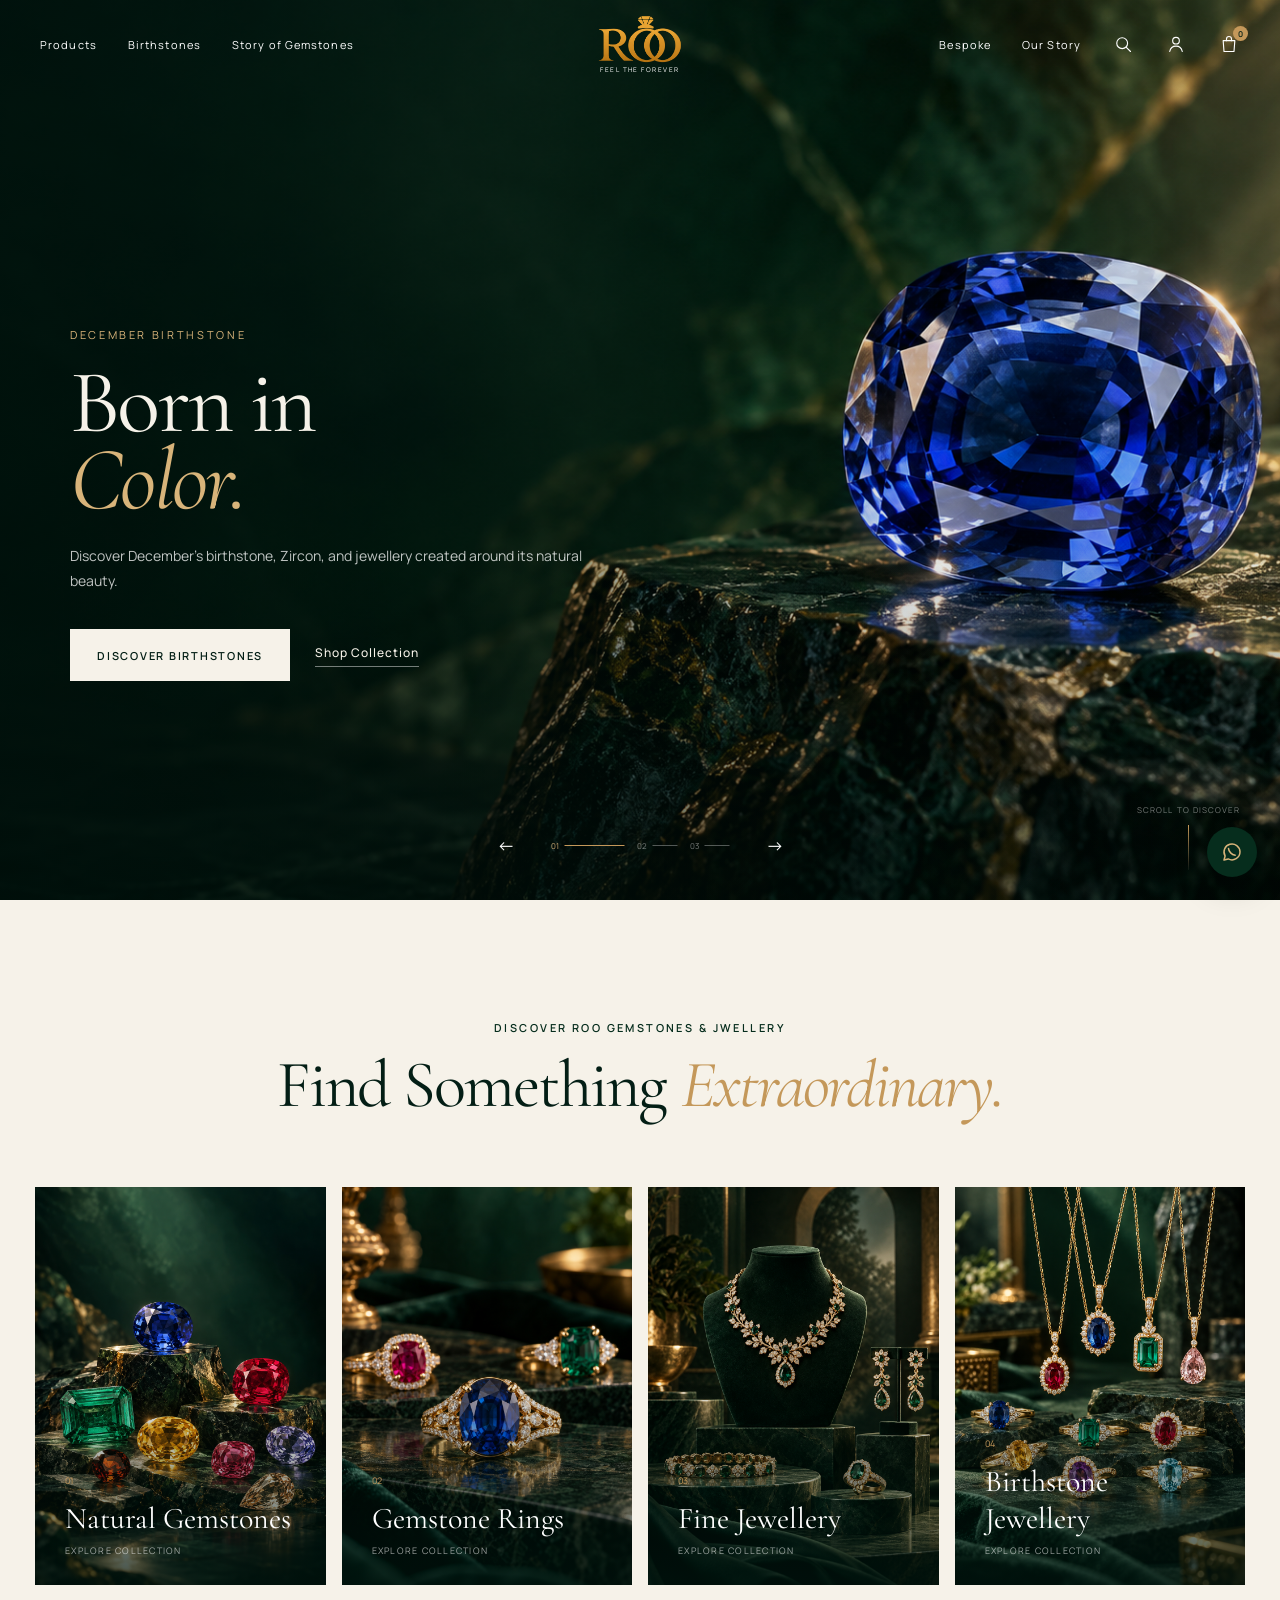
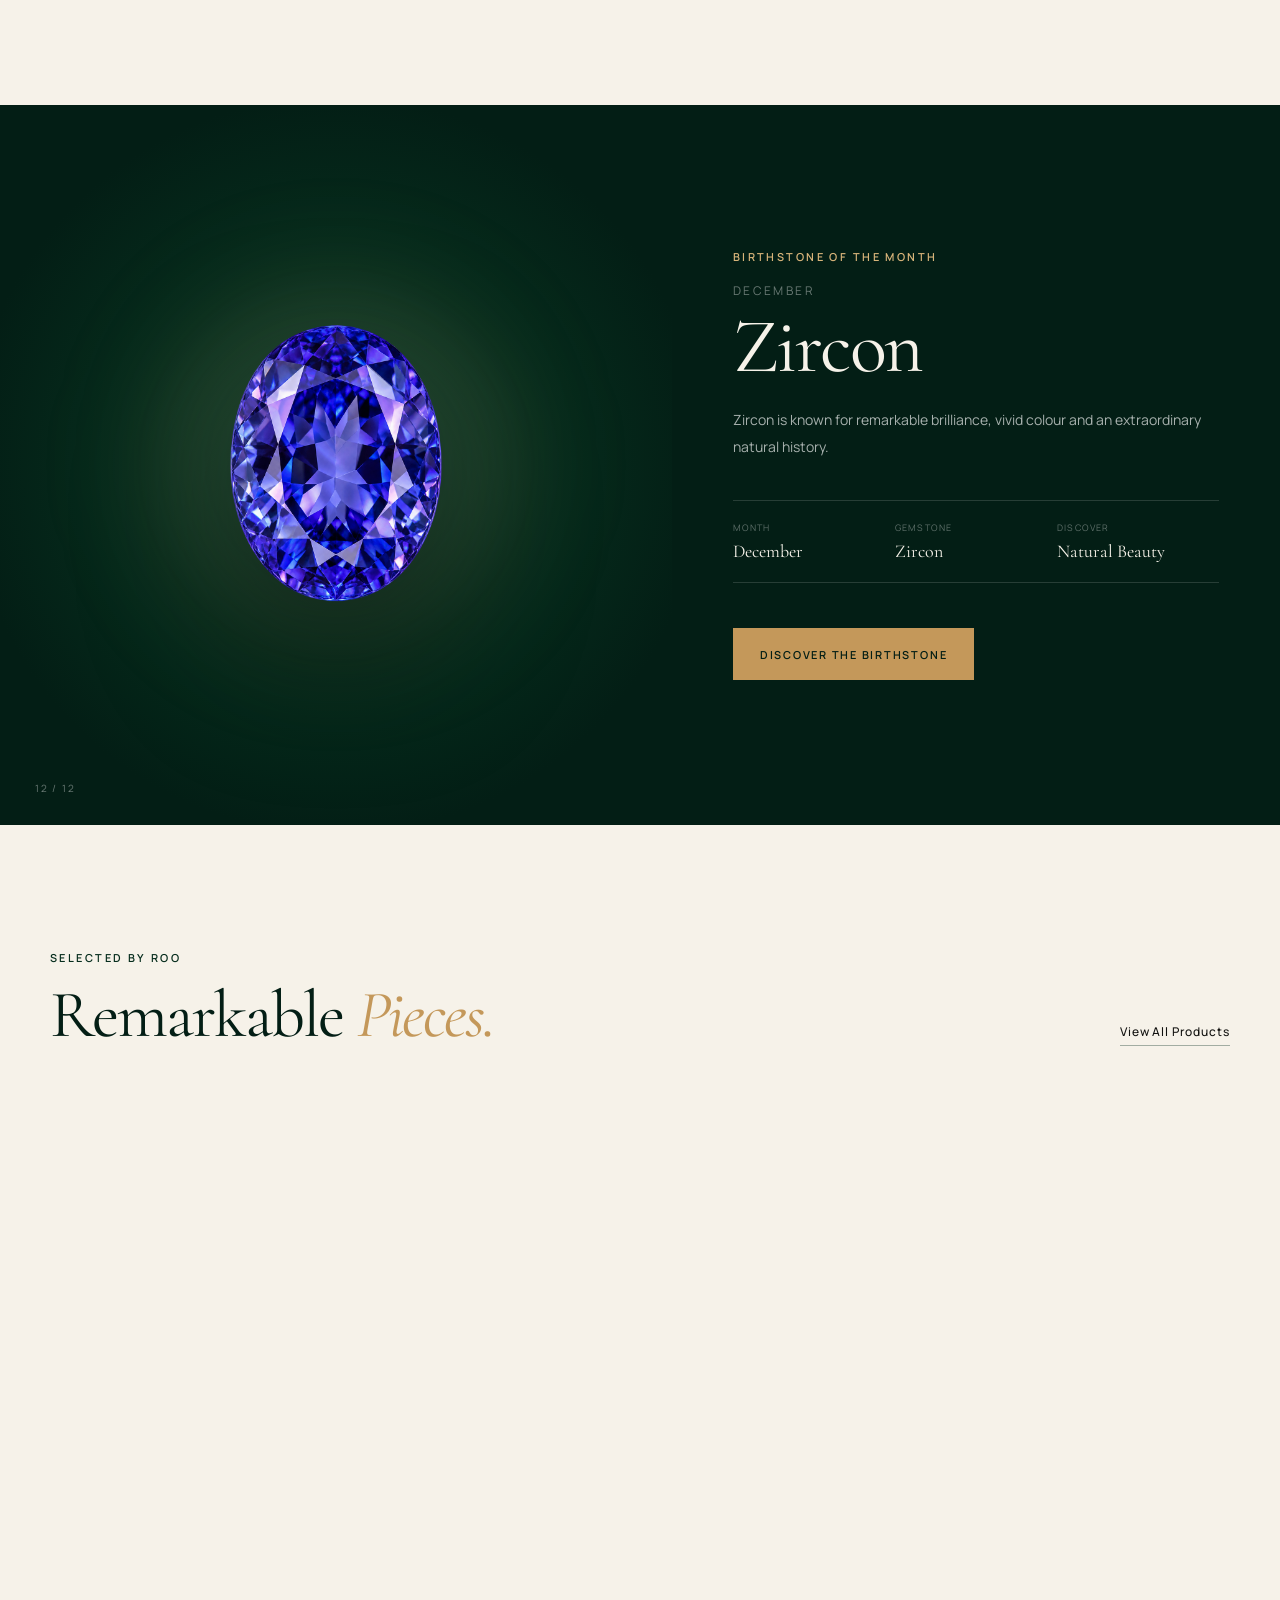
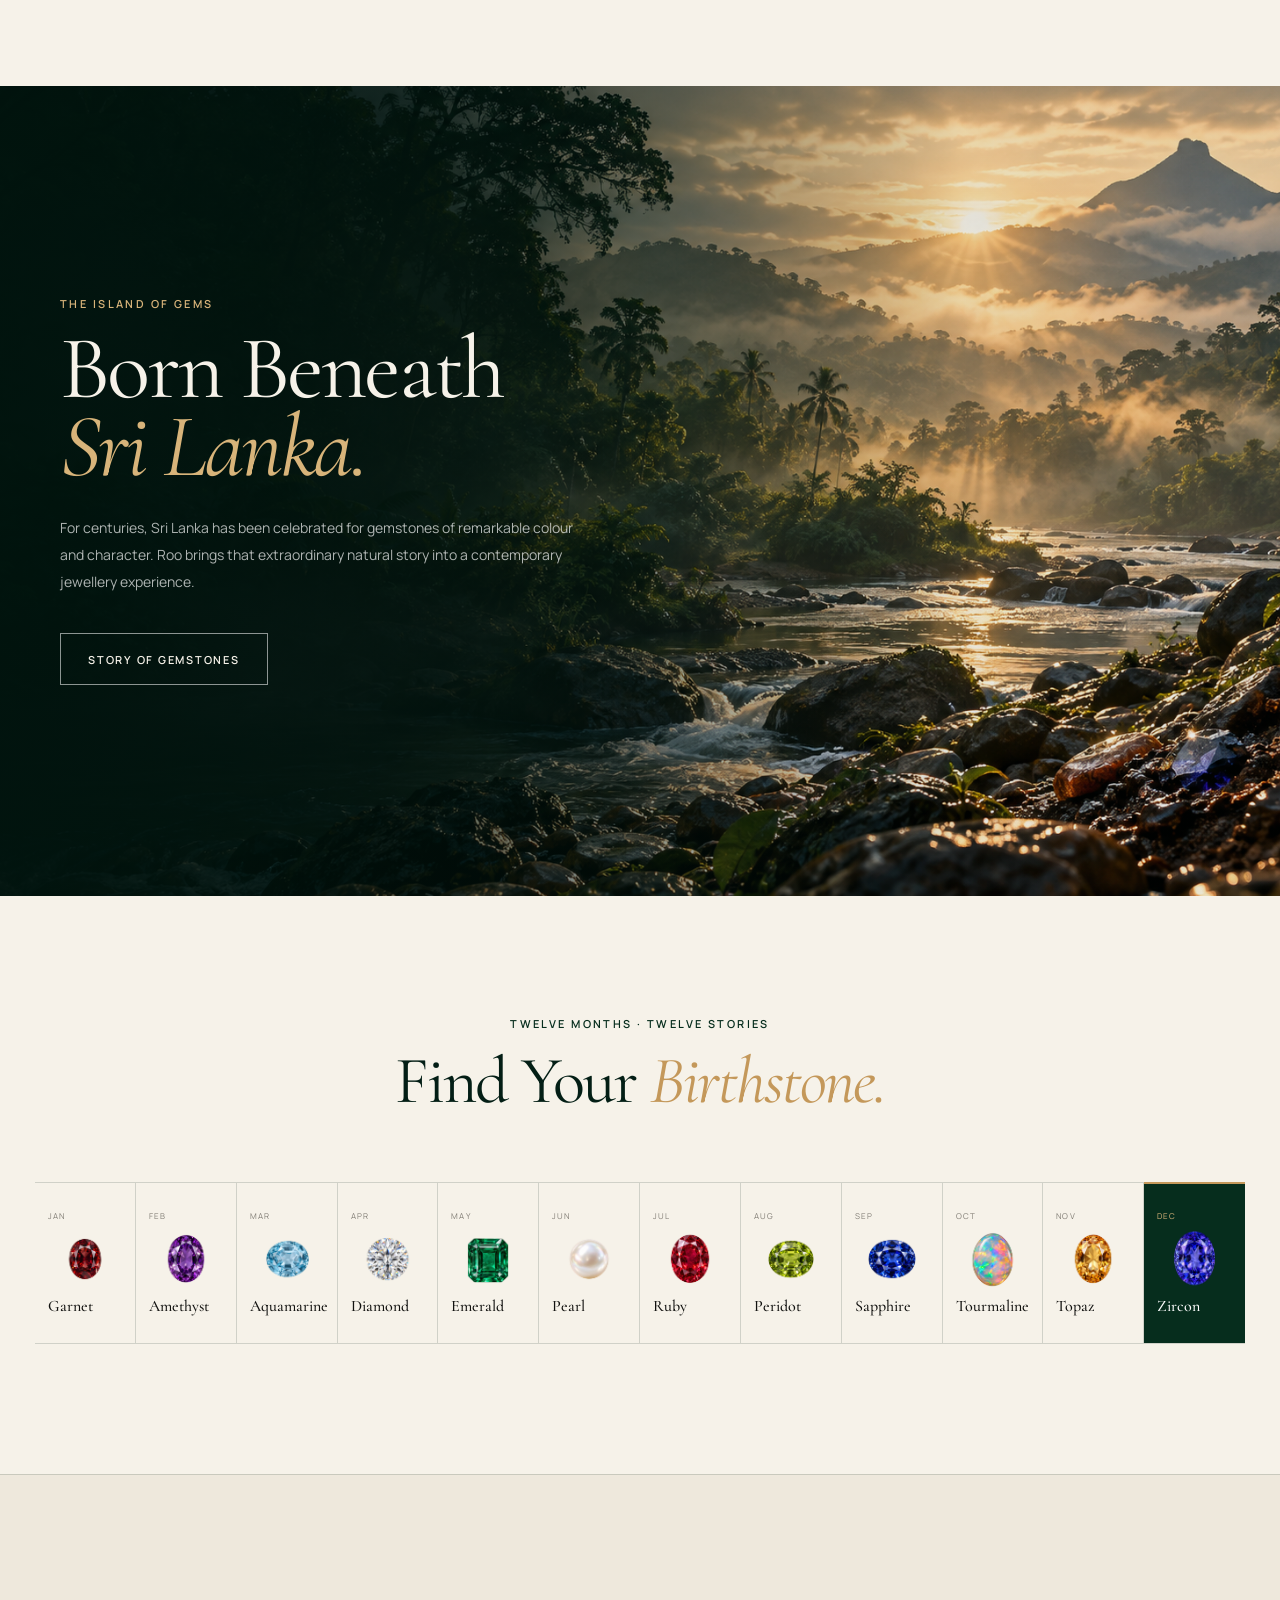
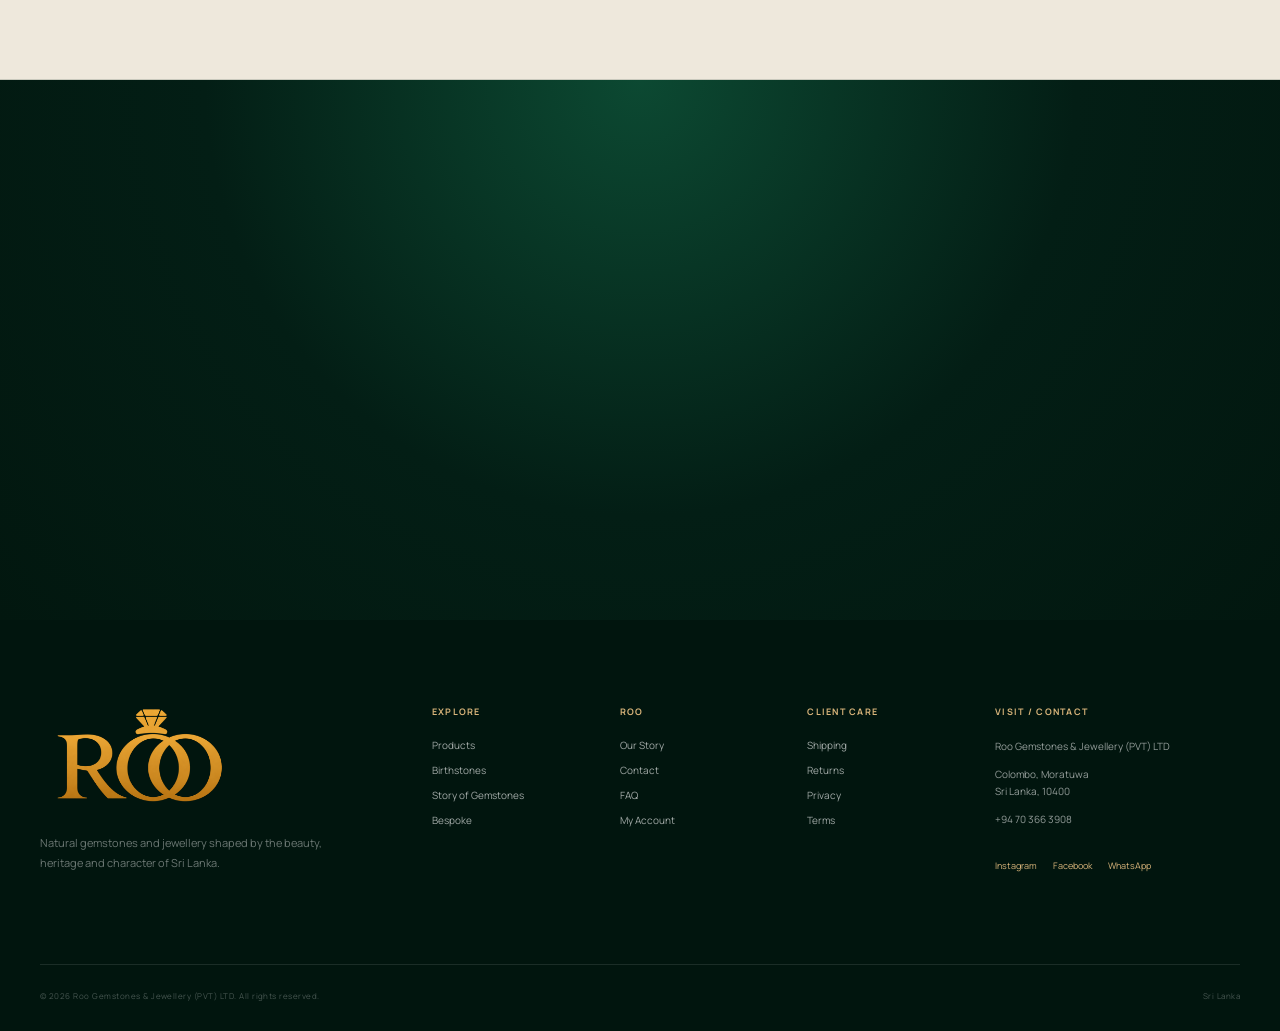
<file: index.html>
<!DOCTYPE html>
<html lang="en">
<head>
    <meta charset="UTF-8">

    <meta name="viewport" content="width=device-width, initial-scale=1.0, viewport-fit=cover" >

    <meta name="description" content="Roo Gemstones & Jewellery — Discover natural Sri Lankan gemstones, fine jewellery, birthstone jewellery and bespoke creations." >

    <title>Roo Gemstones & Jewellery</title>

    <!-- Google Fonts -->
    <link rel="preconnect" href="https://fonts.googleapis.com">
    <link rel="preconnect" href="https://fonts.gstatic.com" crossorigin>

    <link href="https://fonts.googleapis.com/css2?family=Cormorant+Garamond:wght@400;500;600&family=Manrope:wght@300;400;500;600&display=swap" rel="stylesheet" >

    <link rel="stylesheet" href="style.css">
    <link rel="icon" href="favicon.ico" type="image/x-icon" sizes="16x16">
</head>



<body>

<!-- =========================================================
     CINEMATIC ENTRY
========================================================= -->

<div class="intro-loader" id="introLoader">
    <div class="intro-loader__inner">

        <div class="intro-diamond" aria-hidden="true">
            
            <svg viewBox="0 0 120 90">
                <path d="M20 28 L35 10 H85 L100 28 L60 78 Z"></path>
                <path d="M20 28 H100"></path>
                <path d="M35 10 L48 28 L60 78"></path>
                <path d="M85 10 L72 28 L60 78"></path>
            </svg>
        </div>

        <div class="intro-image">
            <img src="Logo_1.png" alt="intro-image">
        </div>

        <div class="intro-company">
            FEEL THE FOREVER
        </div>

    </div>
</div>


<!-- =========================================================
     HEADER / NAVIGATION
========================================================= -->

<header class="site-header" id="siteHeader">

    <div class="header-container">

        <!-- Mobile Menu -->
        <button
            class="menu-toggle"
            id="menuToggle"
            type="button"
            aria-label="Open navigation menu"
            aria-expanded="false"
        >
            <span></span>
            <span></span>
        </button>


        <!-- Desktop Left Navigation -->
        <nav class="desktop-nav desktop-nav--left" aria-label="Primary navigation">
            <a href="maintain.html">Products</a>
            <a href="maintain.html">Birthstones</a>
            <a href="maintain.html">Story of Gemstones</a>
        </nav>


        <!-- Logo -->
        <a
            href="index.html"
            class="brand-logo"
            aria-label="Roo Gemstones & Jewellery Home"
        >            
            <img
                class="brand-logo__main brand-logo__image"
                src="Logo_1.png"
                alt="Roo Gemstones & Jewellery Logo"
            >   

            <span class="brand-logo__sub">FEEL THE FOREVER</span>
        </a>


        <!-- Desktop Right Navigation -->
        <nav class="desktop-nav desktop-nav--right">
            <a href="maintain.html">Bespoke</a>
            <a href="maintain.html">Our Story</a>

            <a
                href="maintain.html"
                class="nav-icon"
                aria-label="Search"
            >
                <svg viewBox="0 0 24 24">
                    <circle cx="11" cy="11" r="6.5"></circle>
                    <path d="M16 16L21 21"></path>
                </svg>
            </a>

            <a
                href="maintain.html"
                class="nav-icon"
                aria-label="My account"
            >
                <svg viewBox="0 0 24 24">
                    <circle cx="12" cy="8" r="4"></circle>
                    <path d="M4.5 21C5.3 16.8 8 14.5 12 14.5C16 14.5 18.7 16.8 19.5 21"></path>
                </svg>
            </a>

            <a
                href="maintain.html"
                class="nav-icon nav-cart"
                aria-label="Shopping bag"
            >
                <svg viewBox="0 0 24 24">
                    <path d="M5 8H19L18 21H6L5 8Z"></path>
                    <path d="M9 8V6C9 4.3 10.3 3 12 3C13.7 3 15 4.3 15 6V8"></path>
                </svg>

                <span class="cart-count">0</span>
            </a>
        </nav>


        <!-- Mobile icons -->
        <div class="mobile-actions">

            <a
                href="maintain.html"
                class="nav-icon"
                aria-label="Account"
            >
                <svg viewBox="0 0 24 24">
                    <circle cx="12" cy="8" r="4"></circle>
                    <path d="M4.5 21C5.3 16.8 8 14.5 12 14.5C16 14.5 18.7 16.8 19.5 21"></path>
                </svg>
            </a>

            <a
                href="maintain.html"
                class="nav-icon nav-cart"
                aria-label="Shopping bag"
            >
                <svg viewBox="0 0 24 24">
                    <path d="M5 8H19L18 21H6L5 8Z"></path>
                    <path d="M9 8V6C9 4.3 10.3 3 12 3C13.7 3 15 4.3 15 6V8"></path>
                </svg>

                <span class="cart-count">0</span>
            </a>

        </div>

    </div>

</header>


<!-- =========================================================
     MOBILE FULL SCREEN MENU
========================================================= -->

<div class="mobile-menu" id="mobileMenu">

    <div class="mobile-menu__background"></div>

    <div class="mobile-menu__content">

        <nav class="mobile-menu__nav">

            <a href="maintain.html">
                <span>01</span>
                Products
            </a>

            <a href="maintain.html">
                <span>02</span>
                Birthstones
            </a>

            <a href="maintain.html">
                <span>03</span>
                Story of Gemstones
            </a>

            <a href="maintain.html">
                <span>04</span>
                Bespoke
            </a>

            <a href="maintain.html">
                <span>05</span>
                Our Story
            </a>

        </nav>


        <div class="mobile-menu__secondary">

            <a href="maintain.html">My Account</a>
            <a href="maintain.html">Wishlist</a>
            <a href="maintain.html">Contact</a>

        </div>


        <div class="mobile-menu__social">

            <a href="#" target="_blank">Instagram</a>
            <a href="#" target="_blank">Facebook</a>
            <a href="#" target="_blank">WhatsApp</a>

        </div>

    </div>

</div>


<main>


<!-- =========================================================
     HERO
========================================================= -->

<section class="hero" id="hero">

    <div class="hero-slider" id="heroSlider">


        <!-- Slide 1 -->
        <article class="hero-slide active">
            <div class="hero-media">
                <picture>
                    <source
                        media="(max-width: 768px)"
                        srcset="slide_1_mobile.png"
                    >
                    <img
                        src="slide_1.png"
                        alt="October birthstone luxury jewellery"
                    >
                </picture>
                <div class="hero-overlay"></div>
            </div>

            <div class="hero-content">
                <p class="hero-eyebrow">
                    <span id="heroBirthMonth">October</span>
                    Birthstone
                </p>
                <h1>
                    Born in
                    <em>Color.</em>
                </h1>
                <p class="hero-description" id="heroBirthDescription">
                    Discover the extraordinary character of October's
                    birthstones and jewellery created around their natural beauty.
                </p>
                <div class="hero-actions">
                    <a
                        href="maintain.html"
                        class="button button--light"
                    >
                        Discover Birthstones
                    </a>
                    <a
                        href="maintain.html"
                        class="text-link text-link--light"
                    >
                        Shop Collection
                    </a>
                </div>
            </div>
        </article>


        <!-- Slide 2 -->
        <article class="hero-slide">

            <div class="hero-media">

                <picture>
                    <source
                        media="(max-width: 768px)"
                        srcset="slide_2_mobile.png"
                    >

                    <img
                        src="slide_2.png"
                        alt="Natural Sri Lankan gemstones"
                    >
                </picture>

                <div class="hero-overlay"></div>

            </div>


            <div class="hero-content">

                <p class="hero-eyebrow">
                    From the Island of Gems
                </p>

                <h2>
                    Ceylon's
                    <em>Natural Treasures.</em>
                </h2>

                <p class="hero-description">
                    Explore gemstones selected for beauty,
                    character and the extraordinary story held within each stone.
                </p>

                <div class="hero-actions">

                    <a
                        href="maintain.html"
                        class="button button--light"
                    >
                        Explore Gemstones
                    </a>

                    <a
                        href="maintain.html"
                        class="text-link text-link--light"
                    >
                        Discover Their Story
                    </a>

                </div>

            </div>

        </article>


        <!-- Slide 3 -->
        <article class="hero-slide">

            <div class="hero-media">

                <picture>
                    <source
                        media="(max-width: 768px)"
                        srcset="slide_3_mobile.png"
                    >

                    <img
                        src="slide_3.png"
                        alt="Luxury handcrafted gemstone jewellery"
                    >
                </picture>

                <div class="hero-overlay"></div>

            </div>


            <div class="hero-content">

                <p class="hero-eyebrow">
                    Crafted Around the Stone
                </p>

                <h2>
                    Jewellery With
                    <em>a Story.</em>
                </h2>

                <p class="hero-description">
                    Timeless jewellery created to celebrate
                    individuality, emotion and the natural beauty of gemstones.
                </p>

                <div class="hero-actions">

                    <a
                        href="maintain.html"
                        class="button button--light"
                    >
                        Explore Jewellery
                    </a>

                    <a
                        href="maintain.html"
                        class="text-link text-link--light"
                    >
                        Bespoke by Roo
                    </a>

                </div>

            </div>

        </article>

    </div>


    <!-- Hero controls -->

    <div class="hero-controls">

        <button
            class="hero-arrow hero-arrow--prev"
            id="heroPrev"
            aria-label="Previous slide"
        >
            ←
        </button>


        <div class="hero-pagination">

            <button class="hero-dot active" data-slide="0">
                <span>01</span>
                <i></i>
            </button>

            <button class="hero-dot" data-slide="1">
                <span>02</span>
                <i></i>
            </button>

            <button class="hero-dot" data-slide="2">
                <span>03</span>
                <i></i>
            </button>

        </div>


        <button
            class="hero-arrow hero-arrow--next"
            id="heroNext"
            aria-label="Next slide"
        >
            →
        </button>

    </div>


    <div class="hero-scroll">
        <span>Scroll to discover</span>
        <div></div>
    </div>

</section>



<!-- =========================================================
     SHOP CATEGORIES
========================================================= -->

<section class="category-section section-light">

    <div class="section-header reveal">

        <p class="eyebrow">Discover Roo Gemstones & Jwellery</p>

        <h2>
            Find Something
            <em>Extraordinary.</em>
        </h2>

    </div>

    <div class="category-grid">
        <a
            href="maintain.html"
            class="category-card reveal"
        >
            <div class="category-card__image">
                <img
                    src="natural_gemstones.png"
                    alt="Natural gemstones"
                    loading="lazy"
                >
            </div>

            <div class="category-card__content">
                <span>01</span>
                <h3>Natural Gemstones</h3>
                <p>Explore Collection</p>
            </div>
        </a>


        <a
            href="maintain.html"
            class="category-card reveal"
        >
            <div class="category-card__image">
                <img
                    src="gemstone_rings.png"
                    alt="Gemstone rings"
                    loading="lazy"
                >
            </div>

            <div class="category-card__content">
                <span>02</span>
                <h3>Gemstone Rings</h3>
                <p>Explore Collection</p>
            </div>
        </a>


        <a
            href="maintain.html"
            class="category-card reveal"
        >
            <div class="category-card__image">
                <img
                    src="gemstone_necklances.png"
                    alt="Gemstone necklaces"
                    loading="lazy"
                >
            </div>

            <div class="category-card__content">
                <span>03</span>
                <h3>Fine Jewellery</h3>
                <p>Explore Collection</p>
            </div>
        </a>


        <a
            href="maintain.html"
            class="category-card reveal"
        >
            <div class="category-card__image">
                <img
                    src="birthstones.png"
                    alt="Birthstone jewellery"
                    loading="lazy"
                >
            </div>

            <div class="category-card__content">
                <span>04</span>
                <h3>Birthstone Jewellery</h3>
                <p>Explore Collection</p>
            </div>
        </a>

    </div>

</section>



<!-- =========================================================
     BIRTHSTONE OF THE MONTH
========================================================= -->

<section class="birthstone-feature">

    <div class="birthstone-feature__visual reveal">

        <div class="birthstone-glow"></div>

        <img
            id="birthstoneImage"
            src="october-tourmaline.png"
            alt="Birthstone of the month"
            loading="lazy"
        >

        <span class="birthstone-number">
            <span id="birthMonthNumber">10</span> / 12
        </span>

    </div>


    <div class="birthstone-feature__content reveal">

        <p class="eyebrow eyebrow--gold">
            Birthstone of the Month
        </p>

        <p
            class="birthstone-month"
            id="birthstoneMonth"
        >
            October
        </p>

        <h2 id="birthstoneName">
            Tourmaline
        </h2>

        <p
            class="birthstone-copy"
            id="birthstoneDescription"
        >
            Known for an extraordinary range of colour,
            tourmaline is a gemstone filled with individuality,
            depth and natural character.
        </p>


        <div class="birthstone-details">

            <div>
                <span>Month</span>
                <strong id="birthDetailMonth">October</strong>
            </div>

            <div>
                <span>Gemstone</span>
                <strong id="birthDetailStone">Tourmaline</strong>
            </div>

            <div>
                <span>Discover</span>
                <strong>Natural Beauty</strong>
            </div>

        </div>


        <a
            href="maintain.html"
            class="button button--gold"
        >
            Discover the Birthstone
        </a>

    </div>

</section>



<!-- =========================================================
     FEATURED PRODUCTS
========================================================= -->

<section class="products-section section-light">

    <div class="section-heading-row reveal">

        <div>
            <p class="eyebrow">Selected by Roo</p>

            <h2>
                Remarkable
                <em>Pieces.</em>
            </h2>
        </div>

        <a href="maintain.html" class="text-link">
            View All Products
        </a>

    </div>


    <div class="product-grid">


        <article class="product-card reveal">

            <a href="maintain.html" class="product-card__image">

                <img
                    src="blue-sapphire.png"
                    alt="Natural Ceylon blue sapphire"
                    loading="lazy"
                >

                <span class="product-badge">
                    Natural
                </span>

                <button
                    class="wishlist-button"
                    aria-label="Add to wishlist"
                    type="button"
                >
                    ♡
                </button>

            </a>

            <div class="product-card__info">

                <p class="product-category">
                    Natural Gemstone
                </p>

                <h3>
                    Ceylon Blue Sapphire
                </h3>

                <p class="product-meta">
                    1.82 ct · Sri Lanka
                </p>

                <p class="product-price">
                    LKR 485,000
                </p>

            </div>

        </article>


        <article class="product-card reveal">

            <a href="maintain.html" class="product-card__image">

                <img
                    src="pink-sapphire-ring.png"
                    alt="Pink sapphire ring"
                    loading="lazy"
                >

                <span class="product-badge">
                    Fine Jewellery
                </span>

                <button
                    class="wishlist-button"
                    aria-label="Add to wishlist"
                    type="button"
                >
                    ♡
                </button>

            </a>

            <div class="product-card__info">

                <p class="product-category">
                    Gemstone Ring
                </p>

                <h3>
                    Pink Sapphire Solitaire
                </h3>

                <p class="product-meta">
                    Sapphire · 18K Gold
                </p>

                <p class="product-price">
                    LKR 625,000
                </p>

            </div>

        </article>


        <article class="product-card reveal">

            <a href="maintain.html" class="product-card__image">

                <img
                    src="yellow-sapphire.png"
                    alt="Yellow sapphire"
                    loading="lazy"
                >

                <span class="product-badge">
                    One of One
                </span>

                <button
                    class="wishlist-button"
                    aria-label="Add to wishlist"
                    type="button"
                >
                    ♡
                </button>

            </a>

            <div class="product-card__info">

                <p class="product-category">
                    Natural Gemstone
                </p>

                <h3>
                    Golden Yellow Sapphire
                </h3>

                <p class="product-meta">
                    2.11 ct · Sri Lanka
                </p>

                <p class="product-price">
                    LKR 395,000
                </p>

            </div>

        </article>


        <article class="product-card reveal">

            <a href="maintain.html" class="product-card__image">

                <img
                    src="emerald-pendant.png"
                    alt="Emerald pendant"
                    loading="lazy"
                >

                <span class="product-badge">
                    Jewellery
                </span>

                <button
                    class="wishlist-button"
                    aria-label="Add to wishlist"
                    type="button"
                >
                    ♡
                </button>

            </a>

            <div class="product-card__info">

                <p class="product-category">
                    Pendant
                </p>

                <h3>
                    Emerald Signature Pendant
                </h3>

                <p class="product-meta">
                    Emerald · 18K Gold
                </p>

                <p class="product-price">
                    LKR 345,000
                </p>

            </div>

        </article>

    </div>

</section>



<!-- =========================================================
     CEYLON STORY
========================================================= -->

<section class="ceylon-story">

    <div class="ceylon-story__background">

        <img
            src="ceylon-gemstone-story.png"
            alt=""
            loading="lazy"
        >

    </div>


    <div class="ceylon-story__overlay"></div>


    <div class="ceylon-story__content reveal">

        <p class="eyebrow eyebrow--gold">
            The Island of Gems
        </p>

        <h2>
            Born Beneath
            <br>
            <em>Sri Lanka.</em>
        </h2>

        <p>
            For centuries, Sri Lanka has been celebrated
            for gemstones of remarkable colour and character.
            Roo brings that extraordinary natural story into a
            contemporary jewellery experience.
        </p>

        <a
            href="maintain.html"
            class="button button--outline-light"
        >
            Story of Gemstones
        </a>

    </div>

</section>



<!-- =========================================================
     BIRTHSTONE EXPLORER
========================================================= -->

<section class="birthstone-explorer section-light">

    <div class="section-header reveal">

        <p class="eyebrow">
            Twelve Months · Twelve Stories
        </p>

        <h2>
            Find Your
            <em>Birthstone.</em>
        </h2>

    </div>


    <div class="months-track" id="monthsTrack">

        <a href="birthstones.html?month=january" data-month="0">
            
            <span>JAN</span>
            <div> <img src="january-garnet.png" alt=""> </div>
            <strong>Garnet</strong>
        </a>

        <a href="birthstones.html?month=february" data-month="1">
            <span>FEB</span>
            <div> <img src="february-amethyst.png" alt=""> </div>
            <strong>Amethyst</strong>
        </a>

        <a href="birthstones.html?month=march" data-month="2">
            <span>MAR</span>
            <div> <img src="march-aquamarine.png" alt=""> </div>
            <strong>Aquamarine</strong>
        </a>

        <a href="birthstones.html?month=april" data-month="3">
            <span>APR</span>
            <div> <img src="april-diamond.png" alt=""> </div>
            <strong>Diamond</strong>
        </a>

        <a href="birthstones.html?month=may" data-month="4">
            <span>MAY</span>
            <div> <img src="may-emerald.png" alt=""> </div>
            <strong>Emerald</strong>
        </a>

        <a href="birthstones.html?month=june" data-month="5">
            <span>JUN</span>
            <div> <img src="june-pearl.png" alt=""> </div>
            <strong>Pearl</strong>
        </a>

        <a href="birthstones.html?month=july" data-month="6">
            <span>JUL</span>
            <div> <img src="july-ruby.png" alt=""> </div>
            <strong>Ruby</strong>
        </a>

        <a href="birthstones.html?month=august" data-month="7">
            <span>AUG</span>
            <div> <img src="august-peridot.png" alt=""> </div>
            <strong>Peridot</strong>
        </a>

        <a href="birthstones.html?month=september" data-month="8">
            <span>SEP</span>
            <div> <img src="september-sapphire.png" alt=""> </div>
            <strong>Sapphire</strong>
        </a>

        <a href="birthstones.html?month=october" data-month="9">
            <span>OCT</span>
            <div> <img src="october-tourmaline.png" alt=""> </div>
            <strong>Tourmaline</strong>
        </a>

        <a href="birthstones.html?month=november" data-month="10">
            <span>NOV</span>
            <div> <img src="november-topaz.png" alt=""> </div>
            <strong>Topaz</strong>
        </a>

        <a href="birthstones.html?month=december" data-month="11">
            <span>DEC</span>
            <div> <img src="december-zircon.png" alt=""> </div>
            <strong>Zircon</strong>
        </a>

    </div>

</section>



<!-- =========================================================
     BESPOKE
========================================================= -->

<!-- <section class="bespoke-section">

    <div class="bespoke-image reveal">

        <img
            src="bespoke-jewellery.png"
            alt="Bespoke Roo gemstone jewellery"
            loading="lazy"
        >

    </div>


    <div class="bespoke-content reveal">

        <p class="eyebrow eyebrow--gold">
            Bespoke by Roo
        </p>

        <h2>
            Made Around
            <em>Your Stone.</em>
        </h2>

        <p>
            Create something deeply personal. Begin with
            a gemstone, a memory or an idea and work with Roo
            to transform it into a timeless piece of jewellery.
        </p>

        <div class="bespoke-actions">

            <a
                href="bespoke.html"
                class="button button--gold"
            >
                Begin Your Piece
            </a>

            <a
                href="https://wa.me/94703663908"
                target="_blank"
                rel="noopener noreferrer"
                class="text-link text-link--light"
            >
                Talk to Roo on WhatsApp
            </a>

        </div>

    </div>

</section>
 -->


<!-- =========================================================
     JOURNAL
========================================================= -->

<!-- <section class="journal-section section-light">

    <div class="section-heading-row reveal">

        <div>

            <p class="eyebrow">
                The Roo Journal
            </p>

            <h2>
                Stories Within
                <em>the Stone.</em>
            </h2>

        </div>

        <a
            href="gemstone-stories.html"
            class="text-link"
        >
            Explore All Stories
        </a>

    </div>


    <div class="journal-grid">

        <article class="journal-card reveal">

            <a href="story.html?id=001">

                <div class="journal-card__image">

                    <img
                        src="sapphire-story.webp"
                        alt="Ceylon sapphire story"
                        loading="lazy"
                    >

                </div>

                <div class="journal-card__body">

                    <span>Gemstone Stories</span>

                    <h3>
                        What Makes a Ceylon Sapphire Extraordinary?
                    </h3>

                    <p>
                        Discover the colour, origin and character
                        behind one of Sri Lanka's most celebrated gemstones.
                    </p>

                    <strong>Read Story →</strong>

                </div>

            </a>

        </article>


        <article class="journal-card reveal">

            <a href="story.html?id=002">

                <div class="journal-card__image">

                    <img
                        src="gem-cutting.webp"
                        alt="Gemstone cutting process"
                        loading="lazy"
                    >

                </div>

                <div class="journal-card__body">

                    <span>Craft</span>

                    <h3>
                        From Rough Stone to Remarkable Colour
                    </h3>

                    <p>
                        A closer look at the decisions that reveal
                        a gemstone's natural brilliance.
                    </p>

                    <strong>Read Story →</strong>

                </div>

            </a>

        </article>


        <article class="journal-card reveal">

            <a href="story.html?id=003">

                <div class="journal-card__image">

                    <img
                        src="birthstone-guide.webp"
                        alt="Birthstone guide"
                        loading="lazy"
                    >

                </div>

                <div class="journal-card__body">

                    <span>Birthstones</span>

                    <h3>
                        A Modern Guide to the Twelve Birthstones
                    </h3>

                    <p>
                        Explore gemstones traditionally associated
                        with each month of the year.
                    </p>

                    <strong>Read Story →</strong>

                </div>

            </a>

        </article>

    </div>

</section>
 -->


<!-- =========================================================
     CLIENT CARE
========================================================= -->

<section class="service-strip">

    <div class="service-item reveal">

        <span>◇</span>

        <div>
            <h3>Gemstone Details</h3>
            <p>
                Clear information about every selected piece.
            </p>
        </div>

    </div>


    <div class="service-item reveal">

        <span>◇</span>

        <div>
            <h3>Secure Checkout</h3>
            <p>
                Designed for a simple and secure purchase experience.
            </p>
        </div>

    </div>


    <div class="service-item reveal">

        <span>◇</span>

        <div>
            <h3>Personal Assistance</h3>
            <p>
                Speak directly with Roo before making your selection.
            </p>
        </div>

    </div>


    <div class="service-item reveal">

        <span>◇</span>

        <div>
            <h3>Bespoke Service</h3>
            <p>
                Jewellery created around your story and gemstone.
            </p>
        </div>

    </div>

</section>



<!-- =========================================================
     NEWSLETTER
========================================================= -->

<section class="newsletter">

    <div class="newsletter-inner reveal">

        <p class="eyebrow eyebrow--gold">
            Enter the World of Roo
        </p>

        <h2>
            Discover New Pieces,
            <em>Stories &amp; Gemstones.</em>
        </h2>

        <form class="newsletter-form">

            <label class="sr-only" for="newsletterEmail">
                Email address
            </label>

            <input
                type="email"
                id="newsletterEmail"
                placeholder="Your email address"
                required
            >

            <button type="submit">
                Join
            </button>

        </form>

        <p class="newsletter-note">
            By subscribing, you agree to receive Roo updates.
        </p>

    </div>

</section>

</main>



<!-- =========================================================
     FOOTER
========================================================= -->

<footer class="site-footer">
    <div class="footer-top">
        <div class="footer-brand">
            <a href="index.html">
                <div class="footer-logo">
                    <img
                        src="Logo_1.png"
                        alt="Roo Gemstones & Jewellery Logo"
                    >
                </div>
            </a>

            <p>
                Natural gemstones and jewellery shaped by
                the beauty, heritage and character of Sri Lanka.
            </p>

        </div>


        <div class="footer-column">

            <h3>Explore</h3>

            <a href="maintain.html">
                Products
            </a>

            <a href="maintain.html">
                Birthstones
            </a>

            <a href="maintain.html">
                Story of Gemstones
            </a>

            <a href="maintain.html">
                Bespoke
            </a>

        </div>


        <div class="footer-column">

            <h3>Roo</h3>

            <a href="maintain.html">
                Our Story
            </a>

            <a href="maintain.html">
                Contact
            </a>

            <a href="maintain.html">
                FAQ
            </a>

            <a href="maintain.html">
                My Account
            </a>

        </div>


        <div class="footer-column">

            <h3>Client Care</h3>

            <a href="maintain.html">
                Shipping
            </a>

            <a href="maintain.html">
                Returns
            </a>

            <a href="maintain.html">
                Privacy
            </a>

            <a href="maintain.html">
                Terms
            </a>

        </div>


        <div class="footer-contact">

            <h3>Visit / Contact</h3>

            <p>
                Roo Gemstones &amp; Jewellery (PVT) LTD
            </p>

            <p>
                Colombo, Moratuwa
                <br>
                Sri Lanka, 10400
            </p>

            <a href="tel:+94703663908">
                +94 70 366 3908
            </a>


            <div class="footer-socials">

                <a href="#" target="_blank">
                    Instagram
                </a>

                <a href="#" target="_blank">
                    Facebook
                </a>

                <a
                    href="https://wa.me/94703663908"
                    target="_blank"
                >
                    WhatsApp
                </a>

            </div>

        </div>

    </div>


    <div class="footer-bottom">

        <p>
            © <span id="footerYear"></span>
            Roo Gemstones &amp; Jewellery (PVT) LTD.
            All rights reserved.
        </p>

        <p>
            Sri Lanka
        </p>

    </div>

</footer>



<!-- WhatsApp Floating Button -->

<a
    href="https://wa.me/94703663908"
    class="whatsapp-float"
    target="_blank"
    rel="noopener noreferrer"
    aria-label="Chat with Roo on WhatsApp"
>
    <svg viewBox="0 0 24 24">
        <path d="M20 11.8A8 8 0 0 1 8.2 18.9L4 20L5.1 16A8 8 0 1 1 20 11.8Z"></path>
        <path d="M8.5 8.4C8.7 11.8 11.7 14.7 15.2 15.2"></path>
    </svg>
</a>


<script src="script.js"></script>

</body>
</html>
</file>
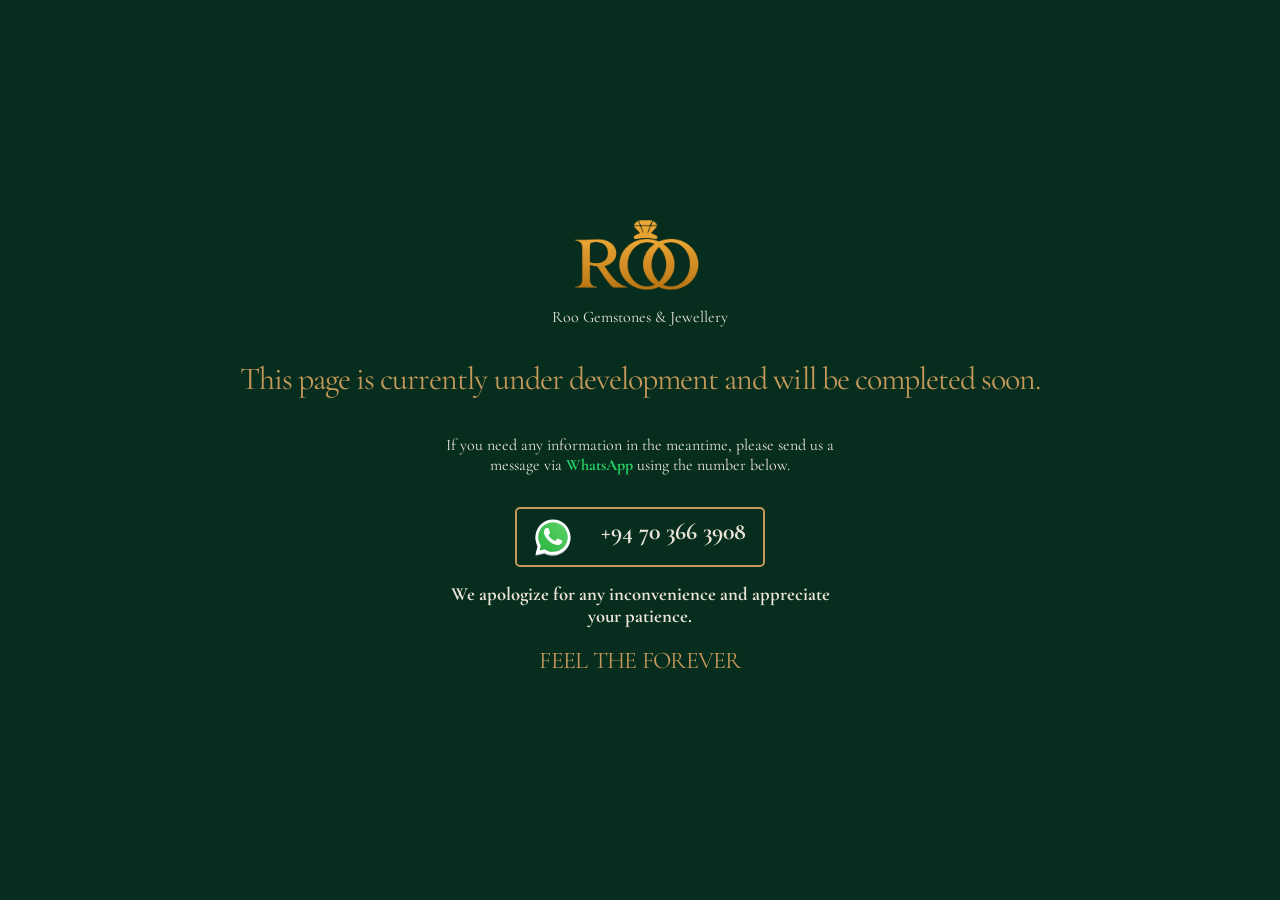
<file: maintain.html>
<!DOCTYPE html>
<html lang="en">
<head>
    <meta charset="UTF-8">

    <meta name="viewport" content="width=device-width, initial-scale=1.0, viewport-fit=cover" >

    <meta name="description" content="Roo Gemstones & Jewellery — Discover natural Sri Lankan gemstones, fine jewellery, birthstone jewellery and bespoke creations." >

    <title>Roo Gemstones & Jewellery (PVT) LTD</title>

    <!-- Google Fonts -->
    <link rel="preconnect" href="https://fonts.googleapis.com">
    <link rel="preconnect" href="https://fonts.gstatic.com" crossorigin>

    <link href="https://fonts.googleapis.com/css2?family=Cormorant+Garamond:wght@400;500;600&family=Manrope:wght@300;400;500;600&display=swap" rel="stylesheet" >

    <link rel="stylesheet" href="style.css">
    <link rel="stylesheet" href="maintain.css">
    <link rel="icon" href="favicon.ico" type="image/x-icon" sizes="16x16">
</head>


<body>
    <div class="maintain">
        <div class="logo">
          <a href="index.html">
            <img src="Logo_1.png" alt="Roo Gemstones & Jewellery Logo">
          </a>
          <p>Roo Gemstones & Jewellery</p>
        </div>
        <h1>This page is currently under development and will be completed soon.</h1>
        <p>If you need any information in the meantime, please send us a message via <span style="font-weight: bold; color: #25D366;">WhatsApp</span>  using the number below.</p>

        <div class="whatsapp-button">
        <a
            href="https://wa.me/94703663908"
            class="whatsapp-link"
            target="_blank"
            rel="noopener noreferrer"
            aria-label="Chat with Roo on WhatsApp"
        >
          <div class="contact">
            <img src="whatsapp.svg" alt="WhatsApp Icon" class="whatsapp-icon">
            <span class="whatsapp-number">+94 70 366 3908</span>
          </div>
        </a>

        </div>
      
        <div class="text">
          <h3>We apologize for any inconvenience and appreciate your patience.</h3>
          <h2>FEEL THE FOREVER</h2>
        </div>
    </div>

    
</body>
</html>
</file>
<file: style.css>
/* =========================================================
   ROOT
========================================================= */

:root {
    --emerald: #062d1d;
    --emerald-dark: #031e15;
    --emerald-black: #01170f;

    --gold: #c4985a;
    --gold-soft: #d8b47a;

    --ivory: #f6f2e9;
    --ivory-dark: #ebe4d7;

    --white: #ffffff;
    --black: #11110f;

    --grey: #817d75;
    --border: rgba(10, 40, 28, 0.16);

    --font-serif: "Cormorant Garamond", serif;
    --font-sans: "Manrope", sans-serif;

    --header-height: 88px;

    --container: 1440px;

    --ease-luxury: cubic-bezier(.22, 1, .36, 1);
}


/* =========================================================
   RESET
========================================================= */

*,
*::before,
*::after {
    box-sizing: border-box;
}

html {
    scroll-behavior: smooth;
}

body {
    margin: 0;
    background: var(--ivory);
    color: var(--black);
    font-family: var(--font-sans);
    font-weight: 400;
    overflow-x: hidden;
}

body.menu-open {
    overflow: hidden;
}

img {
    width: 100%;
    display: block;
}

button,
input,
textarea,
select {
    font: inherit;
}

button {
    border: 0;
}

a {
    color: inherit;
    text-decoration: none;
}

::selection {
    background: var(--gold);
    color: var(--emerald-dark);
}


/* =========================================================
   ACCESSIBILITY
========================================================= */

.sr-only {
    position: absolute;
    width: 1px;
    height: 1px;
    padding: 0;
    margin: -1px;
    overflow: hidden;
    clip: rect(0, 0, 0, 0);
    white-space: nowrap;
    border: 0;
}


/* =========================================================
   TYPOGRAPHY
========================================================= */

h1,
h2,
h3,
p {
    margin-top: 0;
}

h1,
h2 {
    font-family: var(--font-serif);
    font-weight: 400;
    letter-spacing: -0.03em;
}

h1 em,
h2 em {
    font-weight: 400;
    font-style: italic;
}

.eyebrow {
    margin-bottom: 18px;
    font-size: 11px;
    line-height: 1.4;
    letter-spacing: .22em;
    text-transform: uppercase;
    font-weight: 600;
    color: var(--emerald);
}

.eyebrow--gold {
    color: var(--gold-soft);
}


/* =========================================================
   BUTTONS
========================================================= */

.button {
    display: inline-flex;
    align-items: center;
    justify-content: center;

    min-height: 52px;

    padding: 0 27px;

    font-size: 11px;
    letter-spacing: .16em;
    text-transform: uppercase;
    font-weight: 600;

    transition:
        background .35s ease,
        color .35s ease,
        border-color .35s ease,
        transform .35s var(--ease-luxury);
}

.button:hover {
    transform: translateY(-2px);
}

.button--light {
    background: var(--ivory);
    color: var(--emerald-dark);
}

.button--light:hover {
    background: var(--white);
}

.button--gold {
    background: var(--gold);
    color: var(--emerald-dark);
}

.button--gold:hover {
    background: var(--gold-soft);
}

.button--outline-light {
    color: var(--ivory);
    border: 1px solid rgba(255, 255, 255, .55);
}

.button--outline-light:hover {
    background: var(--ivory);
    color: var(--emerald-dark);
}


/* =========================================================
   TEXT LINKS
========================================================= */

.text-link {
    display: inline-flex;
    align-items: center;
    gap: 8px;

    padding-bottom: 5px;

    border-bottom: 1px solid rgba(6, 45, 29, .35);

    font-size: 12px;
    letter-spacing: .08em;
    font-weight: 500;

    transition:
        border-color .3s ease,
        opacity .3s ease;
}

.text-link:hover {
    border-color: var(--gold);
}

.text-link--light {
    color: var(--ivory);
    border-color: rgba(255,255,255,.45);
}


/* =========================================================
   CINEMATIC INTRO
========================================================= */

.intro-loader {
    position: fixed;
    inset: 0;

    z-index: 9999;

    display: flex;
    align-items: center;
    justify-content: center;

    background:
        radial-gradient(
            circle at center,
            #09452e 0%,
            #062d1d 36%,
            #021c13 100%
        );

    transition:
        opacity .8s var(--ease-luxury),
        visibility .8s ease;
}

.intro-loader.hide {
    opacity: 0;
    visibility: hidden;
    pointer-events: none;
}

.intro-loader__inner {
    text-align: center;
}

.intro-diamond {
    width: 54px;
    margin: 0 auto 18px;
}

.intro-diamond svg {
    fill: none;
    stroke: var(--gold);
    stroke-width: 2;
    stroke-linejoin: round;
}

.intro-diamond path {
    stroke-dasharray: 200;
    stroke-dashoffset: 200;

    animation: drawDiamond 1.15s ease forwards;
}

.intro-image {
    width: 300px;
    margin: 0 auto 18px;
}

.intro-company {
    margin-top: 16px;
    color: rgba(255,255,255,.63);
    font-size: 18px;
    letter-spacing: .34em;
    opacity: 0;
    animation:
        introFade .7s .9s ease forwards;
}

@keyframes drawDiamond {
    to {
        stroke-dashoffset: 0;
    }
}

@keyframes introFade {
    from {
        opacity: 0;
        transform: translateY(12px);
    }

    to {
        opacity: 1;
        transform: translateY(0);
    }
}


/* =========================================================
   HEADER
========================================================= */

.site-header {
    position: fixed;
    top: 0;
    left: 0;

    width: 100%;
    height: var(--header-height);

    z-index: 1000;

    color: white;

    transition:
        background .45s ease,
        height .45s ease,
        backdrop-filter .45s ease,
        box-shadow .45s ease;
}

.site-header.scrolled {
    height: 72px;

    background:
        rgba(3, 30, 21, .9);

    backdrop-filter: blur(18px);

    box-shadow:
        0 1px 0 rgba(255,255,255,.07);
}

.header-container {
    position: relative;

    width: min(calc(100% - 80px), var(--container));
    height: 100%;

    margin: 0 auto;

    display: grid;
    grid-template-columns: 1fr auto 1fr;
    align-items: center;
}

.desktop-nav {
    display: flex;
    align-items: center;
    gap: 31px;
}

.desktop-nav--right {
    justify-content: flex-end;
}

.desktop-nav > a:not(.nav-icon) {
    position: relative;

    font-size: 11px;
    letter-spacing: .1em;

    white-space: nowrap;
}

.desktop-nav > a:not(.nav-icon)::after {
    content: "";

    position: absolute;
    left: 0;
    bottom: -8px;

    width: 0;
    height: 1px;

    background: var(--gold);

    transition:
        width .35s var(--ease-luxury);
}

.desktop-nav > a:hover::after {
    width: 100%;
}


/* Logo */

.brand-logo {
    display: flex;
    flex-direction: column;
    align-items: center;

    line-height: 1;
}

.brand-logo__main {
    width: 100px;
}

.brand-logo__sub {
    margin-top: 4px;

    font-size: 6.5px;
    letter-spacing: .23em;
}


/* Icons */

.nav-icon {
    position: relative;

    width: 22px;
    height: 22px;

    display: inline-flex;
    align-items: center;
    justify-content: center;
}

.nav-icon svg {
    width: 20px;
    height: 20px;

    fill: none;
    stroke: currentColor;
    stroke-width: 1.35;

    stroke-linecap: round;
    stroke-linejoin: round;
}

.cart-count {
    position: absolute;
    top: -7px;
    right: -8px;

    min-width: 15px;
    height: 15px;

    padding: 0 4px;

    display: flex;
    align-items: center;
    justify-content: center;

    border-radius: 999px;

    background: var(--gold);
    color: var(--emerald-dark);

    font-size: 8px;
    font-weight: 600;
}


/* Mobile */

.menu-toggle,
.mobile-actions {
    display: none;
}


/* =========================================================
   MOBILE MENU
========================================================= */

.mobile-menu {
    position: fixed;
    inset: 0;
    z-index: 900;
    visibility: hidden;
    pointer-events: none;
    
}

.mobile-menu.active {
    visibility: visible;
    pointer-events: auto;
    
}

.mobile-menu__background {
    position: absolute;
    inset: 0;

    background:
        radial-gradient(
            circle at 80% 20%,
            #0c4d35,
            var(--emerald-dark) 50%,
            #01150e
        );

    transform: translateY(-100%);

    transition:
        transform .75s var(--ease-luxury);
}

.mobile-menu.active .mobile-menu__background {
    transform: translateY(0);
}

.mobile-menu__content {
    position: relative;

    height: 100%;

    padding:
        calc(var(--header-height) + 55px)
        7vw
        45px;

    display: flex;
    flex-direction: column;

    color: var(--ivory);

    opacity: 0;
    transform: translateY(25px);

    transition:
        opacity .45s .25s ease,
        transform .65s .25s var(--ease-luxury);
}

.mobile-menu.active .mobile-menu__content {
    opacity: 1;
    transform: translateY(0);
}

.mobile-menu__nav {
    display: flex;
    flex-direction: column;
}

.mobile-menu__nav a {
    padding: 15px 0;

    border-bottom:
        1px solid rgba(255,255,255,.12);

    font-family: var(--font-serif);
    font-size: clamp(32px, 8vw, 58px);

    font-weight: 400;
}

.mobile-menu__nav a span {
    display: inline-block;

    width: 28px;

    margin-right: 12px;

    color: var(--gold);

    font-family: var(--font-sans);
    font-size: 9px;

    letter-spacing: .12em;
}

.mobile-menu__secondary {
    margin-top: 30px;

    display: flex;
    flex-wrap: wrap;
    gap: 16px 28px;
}

.mobile-menu__secondary a,
.mobile-menu__social a {
    font-size: 11px;
    letter-spacing: .08em;
}

.mobile-menu__social {
    margin-top: auto;

    display: flex;
    gap: 24px;

    color: rgba(255,255,255,.65);
}


/* =========================================================
   HERO
========================================================= */

.hero {
    position: relative;

    width: 100%;
    min-height: 100svh;

    background: var(--emerald-dark);
    color: white;

    overflow: hidden;
}

.hero-slider {
    position: relative;

    width: 100%;
    height: 100svh;
}

.hero-slide {
    position: absolute;
    inset: 0;

    opacity: 0;
    visibility: hidden;

    transition:
        opacity 1s var(--ease-luxury),
        visibility 1s ease;
}

.hero-slide.active {
    opacity: 1;
    visibility: visible;
}

.hero-media {
    position: absolute;
    inset: 0;

    overflow: hidden;
}

.hero-media picture,
.hero-media img {
    width: 100%;
    height: 100%;
}

.hero-media img {
    object-fit: cover;
    transform: scale(1.06);

    transition:
        transform 8s linear;
}

.hero-slide.active .hero-media img {
    transform: scale(1);
}

.hero-overlay {
    position: absolute;
    inset: 0;

    background:
        linear-gradient(
            90deg,
            rgba(0,16,11,.78) 0%,
            rgba(0,16,11,.42) 42%,
            rgba(0,16,11,.08) 70%
        ),
        linear-gradient(
            0deg,
            rgba(0,13,9,.48),
            transparent 40%
        );
}

.hero-content {
    position: relative;

    z-index: 2;

    width: min(calc(100% - 140px), var(--container));
    height: 100%;

    margin: 0 auto;

    padding-top: 12vh;

    display: flex;
    flex-direction: column;
    justify-content: center;

    align-items: flex-start;
}

.hero-eyebrow {
    margin-bottom: 22px;

    color: var(--gold-soft);

    font-size: 11px;
    letter-spacing: .24em;
    text-transform: uppercase;

    opacity: 0;
    transform: translateY(20px);
}

.hero-slide.active .hero-eyebrow {
    animation:
        heroReveal .8s .25s var(--ease-luxury) forwards;
}

.hero h1,
.hero h2 {
    max-width: 750px;

    margin-bottom: 25px;

    font-size: clamp(70px, 7vw, 125px);
    line-height: .86;

    color: var(--ivory);

    opacity: 0;
    transform: translateY(45px);
}

.hero-slide.active h1,
.hero-slide.active h2 {
    animation:
        heroReveal 1s .4s var(--ease-luxury) forwards;
}

.hero h1 em,
.hero h2 em {
    display: block;
    color: var(--gold-soft);
}

.hero-description {
    max-width: 530px;

    margin-bottom: 36px;

    font-size: 14px;
    line-height: 1.8;

    color: rgba(255,255,255,.75);

    opacity: 0;
    transform: translateY(25px);
}

.hero-slide.active .hero-description {
    animation:
        heroReveal .9s .55s var(--ease-luxury) forwards;
}

.hero-actions {
    display: flex;
    align-items: center;
    gap: 25px;

    opacity: 0;
    transform: translateY(20px);
}

.hero-slide.active .hero-actions {
    animation:
        heroReveal .9s .7s var(--ease-luxury) forwards;
}

@keyframes heroReveal {
    to {
        opacity: 1;
        transform: translateY(0);
    }
}


/* Hero Controls */

.hero-controls {
    position: absolute;
    z-index: 10;

    left: 50%;
    bottom: 35px;

    transform: translateX(-50%);

    display: flex;
    align-items: center;
    gap: 28px;
}

.hero-arrow {
    padding: 8px;

    color: white;
    background: transparent;

    font-size: 18px;

    cursor: pointer;

    transition:
        color .25s ease,
        transform .25s ease;
}

.hero-arrow:hover {
    color: var(--gold);
}

.hero-arrow--prev:hover {
    transform: translateX(-3px);
}

.hero-arrow--next:hover {
    transform: translateX(3px);
}

.hero-pagination {
    display: flex;
    align-items: center;
    gap: 12px;
}

.hero-dot {
    padding: 0;

    display: flex;
    align-items: center;
    gap: 6px;

    color: rgba(255,255,255,.48);
    background: transparent;

    cursor: pointer;

    transition:
        color .3s ease;
}

.hero-dot span {
    font-size: 8px;
}

.hero-dot i {
    display: block;

    width: 25px;
    height: 1px;

    background: rgba(255,255,255,.32);

    transition:
        width .4s var(--ease-luxury),
        background .3s ease;
}

.hero-dot.active {
    color: var(--gold-soft);
}

.hero-dot.active i {
    width: 60px;
    background: var(--gold);
}


/* Scroll */

.hero-scroll {
    position: absolute;
    z-index: 10;

    right: 40px;
    bottom: 30px;

    display: flex;
    flex-direction: column;
    align-items: center;
    gap: 10px;

    color: rgba(255,255,255,.45);

    font-size: 8px;
    letter-spacing: .13em;
    text-transform: uppercase;
}

.hero-scroll div {
    width: 1px;
    height: 45px;

    background:
        linear-gradient(
            to bottom,
            var(--gold),
            rgba(255,255,255,.05)
        );
}


/* =========================================================
   LIGHT SECTIONS
========================================================= */

.section-light {
    background: var(--ivory);
}


/* =========================================================
   SECTION HEADERS
========================================================= */

.section-header {
    width: min(calc(100% - 100px), 1240px);

    margin: 0 auto 70px;

    text-align: center;
}

.section-header h2,
.section-heading-row h2 {
    margin: 0;

    font-size: clamp(52px, 5.2vw, 84px);
    line-height: .95;

    color: var(--emerald-dark);
}

.section-header h2 em,
.section-heading-row h2 em {
    color: var(--gold);
}

.section-heading-row {
    width: min(calc(100% - 100px), var(--container));

    margin: 0 auto 55px;

    display: flex;
    align-items: flex-end;
    justify-content: space-between;
    gap: 40px;
}


/* =========================================================
   CATEGORY SECTION
========================================================= */

.category-section {
    padding: 120px 0;
}

.category-grid {
    width: min(calc(100% - 70px), var(--container));

    margin: auto;

    display: grid;
    grid-template-columns: repeat(4, 1fr);
    gap: 16px;
}

.category-card {
    position: relative;
    overflow: hidden;

    aspect-ratio: .73;

    background: var(--emerald-dark);
    color: white;
}

.category-card__image {
    position: absolute;
    inset: 0;
}

.category-card__image::after {
    content: "";

    position: absolute;
    inset: 0;

    background:
        linear-gradient(
            0deg,
            rgba(0,20,14,.75),
            transparent 55%
        );
}

.category-card img {
    height: 100%;
    object-fit: cover;

    transition:
        transform .9s var(--ease-luxury);
}

.category-card:hover img {
    transform: scale(1.045);
}

.category-card__content {
    position: absolute;
    z-index: 3;

    left: 30px;
    right: 30px;
    bottom: 28px;
}

.category-card__content span {
    color: var(--gold);
    font-size: 9px;
}

.category-card__content h3 {
    margin: 11px 0 7px;

    font-family: var(--font-serif);
    font-size: 30px;
    font-weight: 400;
}

.category-card__content p {
    margin: 0;

    font-size: 9px;
    letter-spacing: .14em;
    text-transform: uppercase;

    color: rgba(255,255,255,.6);
}


/* =========================================================
   BIRTHSTONE FEATURE
========================================================= */

.birthstone-feature {
    min-height: 720px;

    display: grid;
    grid-template-columns: 1.05fr .95fr;

    background: var(--emerald-dark);
    color: white;
}

.birthstone-feature__visual {
    position: relative;

    min-height: 650px;

    display: flex;
    align-items: center;
    justify-content: center;

    overflow: hidden;

    background:
        radial-gradient(
            circle at center,
            #12513b 0%,
            #062d1d 40%,
            #031e15 75%
        );
}

.birthstone-feature__visual img {
    position: relative;
    z-index: 2;

    width: min(58%, 500px);

    object-fit: contain;

    filter:
        drop-shadow(0 50px 70px rgba(0,0,0,.5));

    transition:
        transform .8s var(--ease-luxury);
}

.birthstone-feature__visual:hover img {
    transform: translateY(-10px) scale(1.02);
}

.birthstone-glow {
    position: absolute;

    width: 55%;
    aspect-ratio: 1;

    border-radius: 50%;

    background:
        rgba(198,153,91,.13);

    filter: blur(55px);
}

.birthstone-number {
    position: absolute;

    left: 35px;
    bottom: 30px;

    color: rgba(255,255,255,.4);

    font-size: 10px;
    letter-spacing: .18em;
}

.birthstone-feature__content {
    padding: 100px 10%;

    display: flex;
    flex-direction: column;
    justify-content: center;
}

.birthstone-month {
    margin-bottom: 15px;

    color: rgba(255,255,255,.4);

    font-size: 12px;
    letter-spacing: .2em;
    text-transform: uppercase;
}

.birthstone-feature h2 {
    margin-bottom: 28px;

    color: var(--ivory);

    font-size: clamp(60px, 6vw, 100px);
    line-height: .85;
}

.birthstone-copy {
    max-width: 520px;

    margin-bottom: 40px;

    color: rgba(255,255,255,.65);

    font-size: 14px;
    line-height: 1.9;
}

.birthstone-details {
    margin-bottom: 45px;

    display: grid;
    grid-template-columns: repeat(3, 1fr);

    border-top:
        1px solid rgba(255,255,255,.14);

    border-bottom:
        1px solid rgba(255,255,255,.14);
}

.birthstone-details > div {
    padding: 20px 0;
}

.birthstone-details span,
.birthstone-details strong {
    display: block;
}

.birthstone-details span {
    margin-bottom: 6px;

    color: rgba(255,255,255,.36);

    font-size: 9px;
    letter-spacing: .13em;
    text-transform: uppercase;
}

.birthstone-details strong {
    color: var(--ivory);

    font-family: var(--font-serif);
    font-size: 18px;
    font-weight: 400;
}

.birthstone-feature .button {
    align-self: flex-start;
}


/* =========================================================
   PRODUCTS
========================================================= */

.products-section {
    padding: 125px 0 135px;
}

.product-grid {
    width: min(calc(100% - 70px), var(--container));

    margin: auto;

    display: grid;
    grid-template-columns: repeat(4, 1fr);
    gap: 22px;
}

.product-card__image {
    position: relative;

    aspect-ratio: .86;

    display: block;

    overflow: hidden;

    background: #eee9df;
}

.product-card__image img {
    height: 100%;

    object-fit: cover;

    transition:
        transform .8s var(--ease-luxury);
}

.product-card:hover .product-card__image img {
    transform: scale(1.035);
}

.product-badge {
    position: absolute;

    left: 15px;
    top: 15px;

    padding: 8px 10px;

    background: rgba(246,242,233,.9);

    backdrop-filter: blur(10px);

    color: var(--emerald-dark);

    font-size: 8px;
    letter-spacing: .12em;
    text-transform: uppercase;
}

.wishlist-button {
    position: absolute;

    right: 15px;
    top: 15px;

    width: 38px;
    height: 38px;

    border-radius: 50%;

    background: rgba(246,242,233,.9);
    color: var(--emerald-dark);

    font-size: 20px;

    cursor: pointer;

    transition:
        transform .3s ease,
        background .3s ease;
}

.wishlist-button:hover {
    transform: scale(1.08);
    background: white;
}

.wishlist-button.active {
    background: var(--emerald);
    color: white;
}

.product-card__info {
    padding: 20px 4px 0;
}

.product-category {
    margin-bottom: 8px;

    color: var(--grey);

    font-size: 8px;
    letter-spacing: .15em;
    text-transform: uppercase;
}

.product-card__info h3 {
    margin-bottom: 6px;

    color: var(--emerald-dark);

    font-family: var(--font-serif);
    font-size: 24px;
    font-weight: 500;
}

.product-meta {
    margin-bottom: 11px;

    color: var(--grey);

    font-size: 11px;
}

.product-price {
    margin: 0;

    color: var(--emerald-dark);

    font-size: 12px;
    font-weight: 500;
}


/* =========================================================
   CEYLON STORY
========================================================= */

.ceylon-story {
    position: relative;

    min-height: 90vh;

    display: flex;
    align-items: center;

    overflow: hidden;

    background: var(--emerald-dark);
    color: white;
}

.ceylon-story__background {
    position: absolute;
    inset: 0;
}

.ceylon-story__background img {
    width: 100%;
    height: 100%;

    object-fit: cover;

    transform: scale(1.02);
}

.ceylon-story__overlay {
    position: absolute;
    inset: 0;

    background:
        linear-gradient(
            90deg,
            rgba(1,20,14,.9),
            rgba(1,20,14,.48) 48%,
            rgba(1,20,14,.08) 75%
        );
}

.ceylon-story__content {
    position: relative;
    z-index: 2;

    width: min(calc(100% - 120px), var(--container));

    margin: auto;
}

.ceylon-story h2 {
    margin-bottom: 30px;

    color: var(--ivory);

    font-size: clamp(67px, 7vw, 116px);
    line-height: .87;
}

.ceylon-story h2 em {
    color: var(--gold-soft);
}

.ceylon-story__content > p:not(.eyebrow) {
    max-width: 530px;

    margin-bottom: 38px;

    color: rgba(255,255,255,.68);

    font-size: 14px;
    line-height: 1.9;
}


/* =========================================================
   BIRTHSTONE EXPLORER
========================================================= */

.birthstone-explorer {
    padding: 120px 0 130px;

    overflow: hidden;
}

.months-track {
    width: min(calc(100% - 70px), var(--container));

    margin: auto;

    display: grid;
    grid-template-columns: repeat(12, minmax(80px, 1fr));

    border-top:
        1px solid var(--border);

    border-bottom:
        1px solid var(--border);
}

.months-track a {
    position: relative;

    min-height: 120px;

    padding: 27px 13px;

    display: flex;
    flex-direction: column;
    justify-content: space-between;

    border-right:
        1px solid var(--border);

    transition:
        background .3s ease,
        color .3s ease;
}

.months-track a:last-child {
    border-right: 0;
}

.months-track a span {
    color: var(--grey);

    font-size: 8px;
    letter-spacing: .14em;

    transition: color .3s ease;
}

.months-track a strong {
    font-family: var(--font-serif);
    font-size: 16px;
    font-weight: 500;
}

.months-track a:hover,
.months-track a.current-month {
    background: var(--emerald);
    color: white;
}

.months-track a:hover span,
.months-track a.current-month span {
    color: var(--gold-soft);
}

.months-track a.current-month::before {
    content: "";

    position: absolute;
    left: 0;
    right: 0;
    top: -1px;

    height: 2px;

    background: var(--gold);
}


/* =========================================================
   BESPOKE
========================================================= */

.bespoke-section {
    display: grid;
    grid-template-columns: 1fr 1fr;

    background: var(--emerald-black);
    color: white;
}

.bespoke-image {
    min-height: 760px;
}

.bespoke-image img {
    width: 100%;
    height: 100%;

    object-fit: cover;
}

.bespoke-content {
    padding: 100px 10%;

    display: flex;
    flex-direction: column;
    justify-content: center;
}

.bespoke-content h2 {
    max-width: 600px;

    margin-bottom: 32px;

    color: var(--ivory);

    font-size: clamp(65px, 6vw, 100px);
    line-height: .88;
}

.bespoke-content h2 em {
    color: var(--gold-soft);
}

.bespoke-content > p:not(.eyebrow) {
    max-width: 540px;

    margin-bottom: 40px;

    color: rgba(255,255,255,.62);

    font-size: 14px;
    line-height: 1.9;
}

.bespoke-actions {
    display: flex;
    align-items: center;
    flex-wrap: wrap;
    gap: 25px;
}


/* =========================================================
   JOURNAL
========================================================= */

.journal-section {
    padding: 125px 0 135px;
}

.journal-grid {
    width: min(calc(100% - 70px), var(--container));

    margin: auto;

    display: grid;
    grid-template-columns: repeat(3, 1fr);
    gap: 22px;
}

.journal-card__image {
    aspect-ratio: 1.25;

    overflow: hidden;
}

.journal-card__image img {
    height: 100%;

    object-fit: cover;

    transition:
        transform .9s var(--ease-luxury);
}

.journal-card:hover img {
    transform: scale(1.04);
}

.journal-card__body {
    padding: 24px 4px;
}

.journal-card__body span {
    color: var(--gold);

    font-size: 8px;
    letter-spacing: .14em;
    text-transform: uppercase;
}

.journal-card__body h3 {
    max-width: 400px;

    margin: 13px 0;

    color: var(--emerald-dark);

    font-family: var(--font-serif);
    font-size: 30px;
    font-weight: 500;
    line-height: 1.1;
}

.journal-card__body p {
    max-width: 430px;

    color: var(--grey);

    font-size: 12px;
    line-height: 1.75;
}

.journal-card__body strong {
    color: var(--emerald);

    font-size: 10px;
    letter-spacing: .08em;
    font-weight: 500;
}


/* =========================================================
   SERVICES
========================================================= */

.service-strip {
    padding: 55px max(35px, calc((100% - var(--container)) / 2));

    display: grid;
    grid-template-columns: repeat(4, 1fr);

    background: #eee8dc;

    border-top: 1px solid var(--border);
    border-bottom: 1px solid var(--border);
}

.service-item {
    padding: 15px 28px;

    display: flex;
    gap: 18px;

    border-right:
        1px solid var(--border);
}

.service-item:last-child {
    border-right: 0;
}

.service-item > span {
    color: var(--gold);

    font-size: 22px;
}

.service-item h3 {
    margin-bottom: 7px;

    color: var(--emerald-dark);

    font-family: var(--font-serif);
    font-size: 21px;
    font-weight: 500;
}

.service-item p {
    margin: 0;

    color: var(--grey);

    font-size: 10px;
    line-height: 1.6;
}


/* =========================================================
   NEWSLETTER
========================================================= */

.newsletter {
    padding: 120px 30px;

    background:
        radial-gradient(
            circle at 50% 0%,
            #0c4932,
            var(--emerald-dark) 52%,
            #02170f
        );

    color: white;
}

.newsletter-inner {
    max-width: 850px;

    margin: auto;

    text-align: center;
}

.newsletter h2 {
    margin-bottom: 40px;

    color: var(--ivory);

    font-size: clamp(52px, 5.8vw, 88px);
    line-height: .93;
}

.newsletter h2 em {
    display: block;
    color: var(--gold-soft);
}

.newsletter-form {
    max-width: 600px;

    margin: auto;

    display: flex;

    border-bottom:
        1px solid rgba(255,255,255,.35);
}

.newsletter-form input {
    flex: 1;

    padding: 18px 0;

    border: 0;
    outline: none;

    background: transparent;
    color: white;

    font-size: 12px;
}

.newsletter-form input::placeholder {
    color: rgba(255,255,255,.43);
}

.newsletter-form button {
    padding: 0 5px 0 25px;

    background: transparent;
    color: var(--gold-soft);

    font-size: 10px;
    letter-spacing: .15em;
    text-transform: uppercase;

    cursor: pointer;
}

.newsletter-note {
    margin-top: 15px;

    color: rgba(255,255,255,.35);

    font-size: 8px;
}


/* =========================================================
   FOOTER
========================================================= */

.site-footer {
    padding: 85px max(40px, calc((100% - var(--container)) / 2)) 30px;

    background: #01150e;
    color: white;
}

.footer-top {
    display: grid;
    grid-template-columns: 1.7fr repeat(3, .7fr) 1.2fr;
    gap: 45px;
}

.footer-logo {
    width: 200px;
}

.footer-brand p {
    max-width: 320px;

    margin-top: 30px;

    color: rgba(255,255,255,.42);

    font-size: 11px;
    line-height: 1.8;
}

.footer-column,
.footer-contact {
    display: flex;
    flex-direction: column;
    align-items: flex-start;
}

.footer-column h3,
.footer-contact h3 {
    margin-bottom: 20px;

    color: var(--gold-soft);

    font-size: 9px;
    letter-spacing: .14em;
    text-transform: uppercase;
}

.footer-column a {
    margin-bottom: 11px;

    color: rgba(255,255,255,.63);

    font-size: 10px;
}

.footer-column a:hover {
    color: white;
}

.footer-contact p,
.footer-contact > a {
    margin: 0 0 11px;

    color: rgba(255,255,255,.58);

    font-size: 10px;
    line-height: 1.7;
}

.footer-socials {
    margin-top: 20px;

    display: flex;
    flex-wrap: wrap;
    gap: 16px;
}

.footer-socials a {
    color: var(--gold-soft);

    font-size: 9px;
}

.footer-bottom {
    margin-top: 80px;
    padding-top: 25px;

    display: flex;
    justify-content: space-between;
    gap: 30px;

    border-top:
        1px solid rgba(255,255,255,.1);
}

.footer-bottom p {
    margin: 0;

    color: rgba(255,255,255,.28);

    font-size: 8px;
    letter-spacing: .06em;
}


/* =========================================================
   WHATSAPP
========================================================= */

.whatsapp-float {
    position: fixed;

    right: 23px;
    bottom: 23px;

    z-index: 800;

    width: 50px;
    height: 50px;

    display: flex;
    align-items: center;
    justify-content: center;

    border-radius: 50%;

    background: var(--emerald);
    color: var(--gold-soft);

    box-shadow:
        0 10px 35px rgba(0,0,0,.2);

    transition:
        transform .35s var(--ease-luxury),
        background .35s ease;
}

.whatsapp-float:hover {
    transform: translateY(-4px);
    background: var(--emerald-dark);
}

.whatsapp-float svg {
    width: 24px;

    fill: none;
    stroke: currentColor;
    stroke-width: 1.5;

    stroke-linecap: round;
    stroke-linejoin: round;
}


/* =========================================================
   SCROLL REVEAL
========================================================= */

.reveal {
    opacity: 0;
    transform: translateY(35px);

    transition:
        opacity .85s var(--ease-luxury),
        transform .85s var(--ease-luxury);
}

.reveal.visible {
    opacity: 1;
    transform: translateY(0);
}


/* =========================================================
   TABLET
========================================================= */

@media (max-width: 1100px) {

    :root {
        --header-height: 76px;
    }

    .desktop-nav {
        display: none;
    }

    .header-container {
        width: calc(100% - 40px);

        grid-template-columns:
            1fr
            auto
            1fr;
    }

    .menu-toggle {
        width: 32px;
        height: 32px;

        padding: 0;

        display: flex;
        flex-direction: column;
        justify-content: center;
        gap: 6px;

        background: transparent;

        cursor: pointer;
    }

    .menu-toggle span {
        width: 23px;
        height: 1px;

        background: var(--ivory);

        transition:
            transform .4s ease,
            width .4s ease;
    }

    .menu-toggle.active span:first-child {
        transform:
            translateY(3.5px)
            rotate(45deg);
    }

    .menu-toggle.active span:last-child {
        width: 23px;

        transform:
            translateY(-3.5px)
            rotate(-45deg);
    }

    .mobile-actions {
        display: flex;
        justify-content: flex-end;
        gap: 18px;
    }

    .brand-logo__main {
        width : 70px
    }

    .brand-logo__sub {
        font-size: 5px;
        /* display: none; */
    }

    .hero-content {
        width: calc(100% - 90px);
    }

    .category-grid {
        grid-template-columns: repeat(2, 1fr);
    }

    .category-card {
        aspect-ratio: .9;
    }

    .product-grid {
        grid-template-columns: repeat(2, 1fr);
        gap: 40px 18px;
    }

    .months-track {
        overflow-x: auto;
        grid-template-columns:
            repeat(12, 130px);

        scrollbar-width: none;
    }

    .months-track::-webkit-scrollbar {
        display: none;
    }

    .footer-top {
        grid-template-columns:
            1.5fr repeat(2, 1fr);
    }

    .footer-contact {
        grid-column: span 2;
    }

}


/* =========================================================
   MOBILE
========================================================= */

@media (max-width: 768px) {

    :root {
        --header-height: 70px;
    }


    /* Header */

    .header-container {
        width: calc(100% - 28px);
    }

    .mobile-actions {
        gap: 13px;
    }

    .mobile-actions .nav-icon {
        width: 20px;
    }


    /* Loader */

    .intro-diamond {
        width: 42px;
    }

    .intro-image {
        width: 200px;
    }

    .intro-company {
        font-size: 10px;
    }


    /* Hero */

    .hero,
    .hero-slider {
        min-height: 100svh;
        height: 100svh;
    }

    .hero-overlay {
        background:
            linear-gradient(
                0deg,
                rgba(0,19,13,.9) 0%,
                rgba(0,19,13,.48) 52%,
                rgba(0,19,13,.13) 80%
            );
    }

    .hero-content {
        width: calc(100% - 42px);

        padding-top: 26vh;

        justify-content: flex-end;

        padding-bottom: 125px;
    }

    .hero-eyebrow {
        margin-bottom: 15px;

        font-size: 9px;
    }

    .hero h1,
    .hero h2 {
        max-width: 92%;

        margin-bottom: 19px;

        font-size: clamp(55px, 18vw, 86px);
        line-height: .86;
    }

    .hero-description {
        max-width: 92%;

        margin-bottom: 25px;

        font-size: 12px;
        line-height: 1.65;
    }

    .hero-actions {
        align-items: flex-start;
        flex-direction: column;

        gap: 17px;
    }

    .button {
        min-height: 48px;

        padding: 0 22px;

        font-size: 9px;
    }

    .hero-controls {
        left: 21px;
        right: 21px;
        bottom: 31px;

        transform: none;

        justify-content: space-between;
    }

    .hero-arrow {
        display: none;
    }

    .hero-dot.active i {
        width: 38px;
    }

    .hero-scroll {
        display: none;
    }


    /* General */

    .section-header {
        width: calc(100% - 42px);

        margin-bottom: 42px;
    }

    .section-header h2,
    .section-heading-row h2 {
        font-size: 49px;
    }

    .section-heading-row {
        width: calc(100% - 42px);

        margin-bottom: 37px;

        align-items: flex-start;
        flex-direction: column;

        gap: 20px;
    }


    /* Categories */

    .category-section {
        padding: 82px 0;
    }

    .category-grid {
        width: calc(100% - 30px);

        grid-template-columns:
            repeat(2, 1fr);

        gap: 8px;
    }

    .category-card {
        aspect-ratio: .72;
    }

    .category-card__content {
        left: 15px;
        right: 15px;
        bottom: 17px;
    }

    .category-card__content h3 {
        font-size: 21px;
    }

    .category-card__content p {
        font-size: 7px;
    }


    /* Birthstone */

    .birthstone-feature {
        grid-template-columns: 1fr;
    }

    .birthstone-feature__visual {
        min-height: 500px;
    }

    .birthstone-feature__visual img {
        width: 66%;
    }

    .birthstone-feature__content {
        padding: 75px 22px 85px;
    }

    .birthstone-feature h2 {
        font-size: 67px;
    }

    .birthstone-copy {
        font-size: 12px;
    }

    .birthstone-details {
        grid-template-columns: 1fr;
    }

    .birthstone-details > div {
        border-bottom:
            1px solid rgba(255,255,255,.08);
    }

    .birthstone-details > div:last-child {
        border-bottom: 0;
    }


    /* Products */

    .products-section {
        padding: 90px 0 95px;
    }

    .product-grid {
        width: calc(100% - 28px);

        gap: 35px 10px;
    }

    .product-card__info {
        padding-top: 14px;
    }

    .product-card__info h3 {
        font-size: 18px;
    }

    .product-meta {
        font-size: 9px;
    }

    .product-price {
        font-size: 10px;
    }

    .product-badge {
        left: 8px;
        top: 8px;

        padding: 6px 7px;

        font-size: 6px;
    }

    .wishlist-button {
        right: 8px;
        top: 8px;

        width: 32px;
        height: 32px;

        font-size: 17px;
    }


    /* Story */

    .ceylon-story {
        min-height: 780px;
        align-items: flex-end;
    }

    .ceylon-story__overlay {
        background:
            linear-gradient(
                0deg,
                rgba(1,20,14,.95),
                rgba(1,20,14,.35) 70%,
                rgba(1,20,14,.1)
            );
    }

    .ceylon-story__content {
        width: calc(100% - 42px);

        margin: 0 auto;

        padding-bottom: 70px;
    }

    .ceylon-story h2 {
        font-size: 64px;
    }

    .ceylon-story__content > p:not(.eyebrow) {
        font-size: 12px;
    }


    /* Explorer */

    .birthstone-explorer {
        padding: 88px 0 100px;
    }

    .months-track {
        width: 100%;

        padding-left: 20px;
        padding-right: 20px;

        grid-template-columns:
            repeat(12, 120px);
    }


    /* Bespoke */

    .bespoke-section {
        grid-template-columns: 1fr;
    }

    .bespoke-image {
        min-height: 520px;
    }

    .bespoke-content {
        padding: 75px 22px 85px;
    }

    .bespoke-content h2 {
        font-size: 67px;
    }

    .bespoke-content > p:not(.eyebrow) {
        font-size: 12px;
    }

    .bespoke-actions {
        align-items: flex-start;
        flex-direction: column;
    }


    /* Journal */

    .journal-section {
        padding: 90px 0;
    }

    .journal-grid {
        width: calc(100% - 42px);

        grid-template-columns: 1fr;

        gap: 50px;
    }


    /* Service */

    .service-strip {
        padding: 45px 21px;

        grid-template-columns:
            1fr 1fr;

        gap: 0;
    }

    .service-item {
        padding: 23px 10px;

        flex-direction: column;

        border-right: 0;
        border-bottom:
            1px solid var(--border);
    }

    .service-item:nth-last-child(-n+2) {
        border-bottom: 0;
    }


    /* Newsletter */

    .newsletter {
        padding: 90px 21px;
    }

    .newsletter h2 {
        font-size: 52px;
    }


    /* Footer */

    .site-footer {
        padding: 70px 22px 30px;
    }

    .footer-top {
        grid-template-columns:
            1fr 1fr;

        gap: 45px 25px;
    }

    .footer-brand {
        grid-column: span 2;
    }

    .footer-contact {
        grid-column: span 2;
    }

    .footer-logo {
        width: 175px;
    }

    .footer-bottom {
        margin-top: 60px;

        flex-direction: column;

        gap: 10px;
    }


    /* WhatsApp */

    .whatsapp-float {
        right: 15px;
        bottom: 15px;

        width: 46px;
        height: 46px;
    }

}


/* =========================================================
   SMALL MOBILE
========================================================= */

@media (max-width: 430px) {

    .category-card__content h3 {
        font-size: 18px;
    }

    .service-strip {
        grid-template-columns: 1fr;
    }

    .service-item {
        border-bottom:
            1px solid var(--border) !important;
    }

    .service-item:last-child {
        border-bottom: 0 !important;
    }

}


/* =========================================================
   REDUCED MOTION
========================================================= */

@media (prefers-reduced-motion: reduce) {

    *,
    *::before,
    *::after {
        animation-duration: .001ms !important;
        animation-iteration-count: 1 !important;
        transition-duration: .001ms !important;
        scroll-behavior: auto !important;
    }

    .intro-loader {
        display: none;
    }

    .reveal {
        opacity: 1;
        transform: none;
    }

}
</file>
<file: maintain.css>
.maintain {
    display: flex;
    flex-direction: column;
    justify-content: center;
    align-items: center;
    height: 100vh;
    background-color: #062d1d;
    font-family: Cormorant Garamond, serif;
}

.maintain h1 {
    font-size: 2rem;
    color: #c4985a;
    text-align: center;

}

.logo {
    height: auto;
    margin-bottom: 1rem;
   
}

.logo img {
    margin-left: 10px;
    width: 150px;
    height: auto;
    
}

.logo img:hover {
    transform: scale(1.1);
    transition: transform 0.3s ease-in-out;
}



.maintain p {
    font-size: 1rem;
    color: #ebe4d7;
    text-align: center;
    max-width: 400px;
    margin-top: 1rem;
    
}

.whatsapp-button {
    display: inline-block;
    background-color: #062d1d;
    height: 60px;
    width: 250px;
    border: 2px solid #c4985a;
    color: white;
    padding: 0.5rem 1rem;
    border-radius: 5px ;
    text-decoration: none;
    font-weight: bold;
    margin-top: 1rem;
}

.whatsapp-link {
    color: white;
    text-decoration: none;
}

.whatsapp-icon {
    width: 40px;
    height: 40px;
    margin-right: 0.5rem;
    vertical-align: middle;
}

.contact {
    display: flex;
    flex-direction: row;
    gap: 20px;

}

.whatsapp-number {
    font-size: 1.5rem;
    color: #ebe4d7;
    text-decoration: none;
}

.text {
    font-size: 1rem;
    color: #ebe4d7;
    text-align: center;
    max-width: 400px;
    margin-top: 1rem;
}

.text h2 {
    font-size: 1.5rem;
    color: #c4985a;
    text-align: center;
    margin-bottom: 0.5rem;
}

.whatsapp-button:hover {
    background-color: #c4985a;
    color: #062d1d;
    animation: pulse 1s infinite;
    transition: background-color 0.3s ease-in-out, color 0.3s ease-in-out;
}

@keyframes pulse {
    0% {
        transform: scale(1);
    }
    50% {
        transform: scale(1.1);
    }
    100% {
        transform: scale(1);
    }
}


@media (max-width: 600px) {
    .maintain {
        padding: 20px;
    }

    .maintain h1 {
        font-size: 1.5rem;
    }

    .maintain p {
        font-size: 0.9rem;
        max-width: 300px;
    }

    .whatsapp-button {

        width: 200px;
        height: 50px;
    }

    .whatsapp-icon {
        width: 30px;
        height: 30px;
    }

    .whatsapp-number {
        font-size: 1.2rem;
    }

    .contact {
        flex-direction: row;
        align-items: center;
        gap: 5px;
    }

    .text {
        padding-top: 50px;
        font-size: 0.9rem;
        max-width: 300px;
    }
}
</file>
